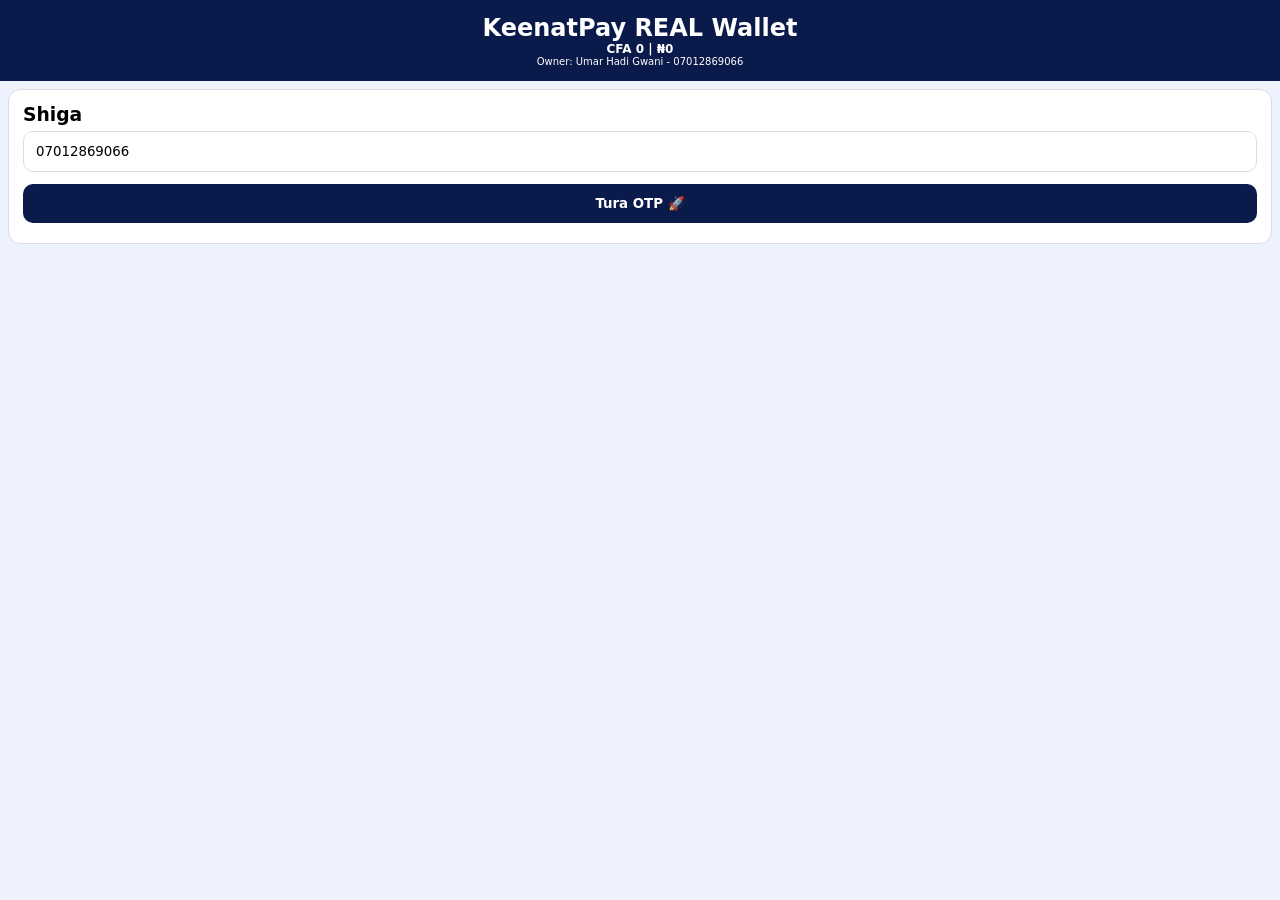
<file: Index.html>
<!DOCTYPE html><html><head><meta charset="utf-8"><meta name="viewport" content="width=device-width,initial-scale=1"><title>KeenatPay REAL</title><style>*{box-sizing:border-box;font-family:system-ui;margin:0;padding:0}body{background:#eef2ff}.h{background:#0a1a4a;color:#fff;padding:14px;text-align:center}.c{background:#fff;margin:8px;padding:14px;border-radius:12px;border:1px solid #ddd}input,select,button{width:100%;padding:12px;margin:6px 0;border-radius:10px;border:1px solid #ddd}button{background:#0a1a4a;color:#fff;font-weight:900;border:none}.tab{padding:8px 12px;background:#eef2ff;border-radius:20px;display:inline-block;margin:3px;font-size:12px;font-weight:800;cursor:pointer}.active{background:#0a1a4a;color:#fff!important;border:2px solid #00ff88}.hidden{display:none!important}.bal{background:linear-gradient(135deg,#0a1a4a,#3a6bff);color:#fff;text-align:center}.modal{position:fixed;inset:0;background:rgba(0,0,0,.85);z-index:99;display:flex;align-items:center;justify-content:center;padding:16px}</style></head><body>
<div class="h"><h2>KeenatPay REAL Wallet</h2><p id="balT" style="font-size:12px;font-weight:900">CFA 0 | ₦0</p><p style="font-size:10px">Owner: Umar Hadi Gwani - 07012869066</p></div>
<div id="login" class="c"><h3>Shiga</h3><input id="ph" value="07012869066" placeholder="Lambar waya"><button onclick="sO()">Tura OTP 🚀</button><div id="s2" class="hidden"><p>OTP: <b id="oD" style="background:#00ff88;padding:6px 10px;border-radius:10px"></b> - Test: 123456</p><input id="oI" placeholder="OTP"><button onclick="vO()">Tabbatar ✅</button></div><div id="s4" class="hidden"><input id="pS" type="password" placeholder="PIN 4" maxlength="4"><button onclick="fin()">Shiga KeenatPay REAL 🚀</button></div></div>
<div id="app" class="hidden">
<div class="c bal"><h2 id="bC">CFA 0</h2><h2 id="bN">₦0</h2><p id="uP" style="font-size:11px"></p></div>
<div class="c"><span class="tab active" onclick="tab('deposit',this)" style="background:#00c853;color:#000">💰 Deposit REAL</span><span class="tab" onclick="tab('convert',this)">💱 Convert 2.30</span><span class="tab" onclick="tab('ng',this)">🏦 NG Bank</span><span class="tab" onclick="tab('ne',this)">🇳🇪 Niger</span></div>
<div id="deposit" class="c" style="border:2px solid #00c853"><h3>💰 Saka Kudi - REAL MONEY</h3><div style="background:#0a1a4a;color:#fff;padding:10px;border-radius:8px;font-size:12px">Moniepoint: <b>07012869066</b><br>KeenatPay - Umar Hadi Gwani<br><small>Tura kudi a banki, sannan danna Deposit</small></div><input id="depN" type="number" placeholder="Naira Misali 5000"><button onclick="depN()" style="background:#00c853;color:#000">✅ Na Tura Naira - Add to Wallet</button><input id="depC" type="number" placeholder="CFA Misali 10000" style="margin-top:10px"><button onclick="depC()" style="background:#ff9800;color:#000">✅ Na Tura CFA - Add to Wallet</button></div>
<div id="convert" class="c hidden" style="border:2px solid #00c853"><h3>💱 Convert LIVE 1 CFA = 2.30 NGN</h3><label>CFA → NGN (95% zaka samu)</label><input id="fromC" type="number" value="10000" oninput="calcC()"><input id="toN" readonly style="font-weight:900;color:#00c853"><button onclick="doPay('Convert CFA→NGN')" style="background:#00c853;color:#000">Convert Yanzu - PIN 🔐</button><hr><label>NGN → CFA</label><input id="fromN" type="number" value="5000" oninput="calcN()"><input id="toC" readonly style="font-weight:900"><button onclick="doPay('Convert NGN→CFA')">Convert - PIN 🔐</button></div>
<div id="ng" class="c hidden"><h3>🏦 Transfer NG Bank</h3><select id="bNG"><option>PalmPay</option><option>Moniepoint</option><option>UBA</option><option>Access</option><option>Kuda</option></select><input id="aNG" placeholder="Account Number"><input id="amNG" type="number" placeholder="Amount ₦"><button onclick="doPay('NG Bank Transfer')">Tura Kudi - PIN 🔐</button></div>
<div id="ne" class="c hidden"><h3>🇳🇪 Transfer Niger</h3><select id="bNE"><option>Airtel Money Niger</option><option>Orange Money Niger</option></select><input id="aNE" placeholder="227..."><input id="amNE" type="number" placeholder="Amount CFA"><button onclick="doPay('Niger Transfer')">Tura CFA - PIN 🔐</button></div>
<div class="c"><h3>📜 History</h3><div id="hist" style="background:#f5f7ff;padding:8px;border-radius:8px;font-size:12px">Babu transaction</div><button onclick="location.reload()" style="background:#dc3545;margin-top:8px">Logout</button></div>
</div>
<div id="pinM" class="hidden modal"><div class="c" style="width:90%"><h3 id="pinTitle">🔐 Saka PIN</h3><input id="pV" type="password" placeholder="****" maxlength="4"><p id="pE" style="color:red;display:none"></p><button onclick="cP2()">Tabbatar PIN ✅</button><button style="background:#ccc;color:#000" onclick="closeM()">Soke ❌</button></div></div>
<script>
let gO='',u='',bC=0,bN=0,pend='',hist=[];
function load(){try{let d=JSON.parse(localStorage.getItem('kp_real_'+(u||'07012869066'))||'{}');bC=d.bC||0;bN=d.bN||0;hist=d.hist||[];}catch(e){}}
function save(){localStorage.setItem('kp_real_'+u,JSON.stringify({bC:bC,bN:bN,hist:hist}));}
function sO(){u=document.getElementById('ph').value||'07012869066';gO=Math.floor(100000+Math.random()*900000)+'';document.getElementById('oD').innerText=gO;document.getElementById('s2').classList.remove('hidden');load();}
function vO(){let v=document.getElementById('oI').value;if(v!==gO&&v!=='123456')return alert('OTP ba daidai ba! Daidai: '+gO+' ko 123456');document.getElementById('s4').classList.remove('hidden');}
function fin(){let p=document.getElementById('pS').value;if(p.length<4)return alert('Saka PIN 4');localStorage.setItem('pin_'+u,p);document.getElementById('login').classList.add('hidden');document.getElementById('app').classList.remove('hidden');document.getElementById('uP').innerText=u+' | KeenatPay REAL - Umar Hadi Gwani';load();calcC();calcN();upd();}
function tab(id,el){['deposit','convert','ng','ne'].forEach(x=>document.getElementById(x).classList.add('hidden'));document.getElementById(id).classList.remove('hidden');document.querySelectorAll('.tab').forEach(t=>t.classList.remove('active'));el.classList.add('active');}
function calcC(){let c=parseFloat(document.getElementById('fromC').value)||0;document.getElementById('toN').value=((c*2.30)*0.95).toFixed(2)+' NGN';}
function calcN(){let n=parseFloat(document.getElementById('fromN').value)||0;document.getElementById('toC').value=((n/2.30)*0.95).toFixed(0)+' CFA';}
function depN(){let a=parseFloat(document.getElementById('depN').value)||0;if(a<100)return alert('Min 100');bN+=a;hist.unshift('✅ DEPOSIT REAL ₦'+a.toLocaleString()+' - '+new Date().toLocaleTimeString());save();upd();alert('REAL: ₦'+a+' ya shiga Wallet! Balance: ₦'+bN);document.getElementById('depN').value='';}
function depC(){let a=parseFloat(document.getElementById('depC').value)||0;if(a<100)return alert('Min 100');bC+=a;hist.unshift('✅ DEPOSIT REAL CFA '+a.toLocaleString()+' - '+new Date().toLocaleTimeString());save();upd();alert('REAL: CFA '+a+' ya shiga! Balance CFA '+bC);document.getElementById('depC').value='';}
function doPay(t){pend=t;document.getElementById('pinM').classList.remove('hidden');document.getElementById('pinTitle').innerText='🔐 PIN - '+t;document.getElementById('pV').value='';document.getElementById('pE').style.display='none';}
function closeM(){document.getElementById('pinM').classList.add('hidden');}
function cP2(){let p=document.getElementById('pV').value,s=localStorage.getItem('pin_'+u)||'1234';if(p!==s){document.getElementById('pE').style.display='block';document.getElementById('pE').innerText='PIN ba daidai ba!';return;}closeM();
if(pend.includes('CFA→NGN')){let c=parseFloat(document.getElementById('fromC').value)||0,n=parseFloat(document.getElementById('toN').value)||0;if(c>bC)return alert('CFA bai isa ba! Kana da CFA '+bC);bC-=c;bN+=n;hist.unshift('✅ CONVERT '+c+' CFA → ₦'+n+' - '+new Date().toLocaleTimeString());}
else if(pend.includes('NGN→CFA')){let n=parseFloat(document.getElementById('fromN').value)||0,c=parseFloat(document.getElementById('toC').value)||0;if(n>bN)return alert('₦ bai isa ba! Kana da ₦'+bN);bN-=n;bC+=c;hist.unshift('✅ CONVERT ₦'+n+' → '+c+' CFA - '+new Date().toLocaleTimeString());}
else if(pend.includes('NG')){let a=parseFloat(document.getElementById('amNG').value)||0;if(a>bN)return alert('₦ bai isa ba! ₦'+bN);bN-=a;hist.unshift('✅ '+pend+' ₦'+a+' - '+new Date().toLocaleTimeString());}
else{let a=parseFloat(document.getElementById('amNE').value)||0;if(a>bC)return alert('CFA bai isa ba! CFA '+bC);bC-=a;hist.unshift('✅ '+pend+' CFA '+a+' - '+new Date().toLocaleTimeString());}
save();upd();alert('SUCCESS! '+pend+' ya tafi!');}
function upd(){document.getElementById('bC').innerText='CFA '+bC.toLocaleString();document.getElementById('bN').innerText='₦'+bN.toLocaleString();document.getElementById('balT').innerText='CFA '+bC.toLocaleString()+' | ₦'+bN.toLocaleString();document.getElementById('hist').innerHTML=hist.join('<br>')||'Babu transaction - Real';save();}
calcC();calcN();
</script></body></html>
</file>
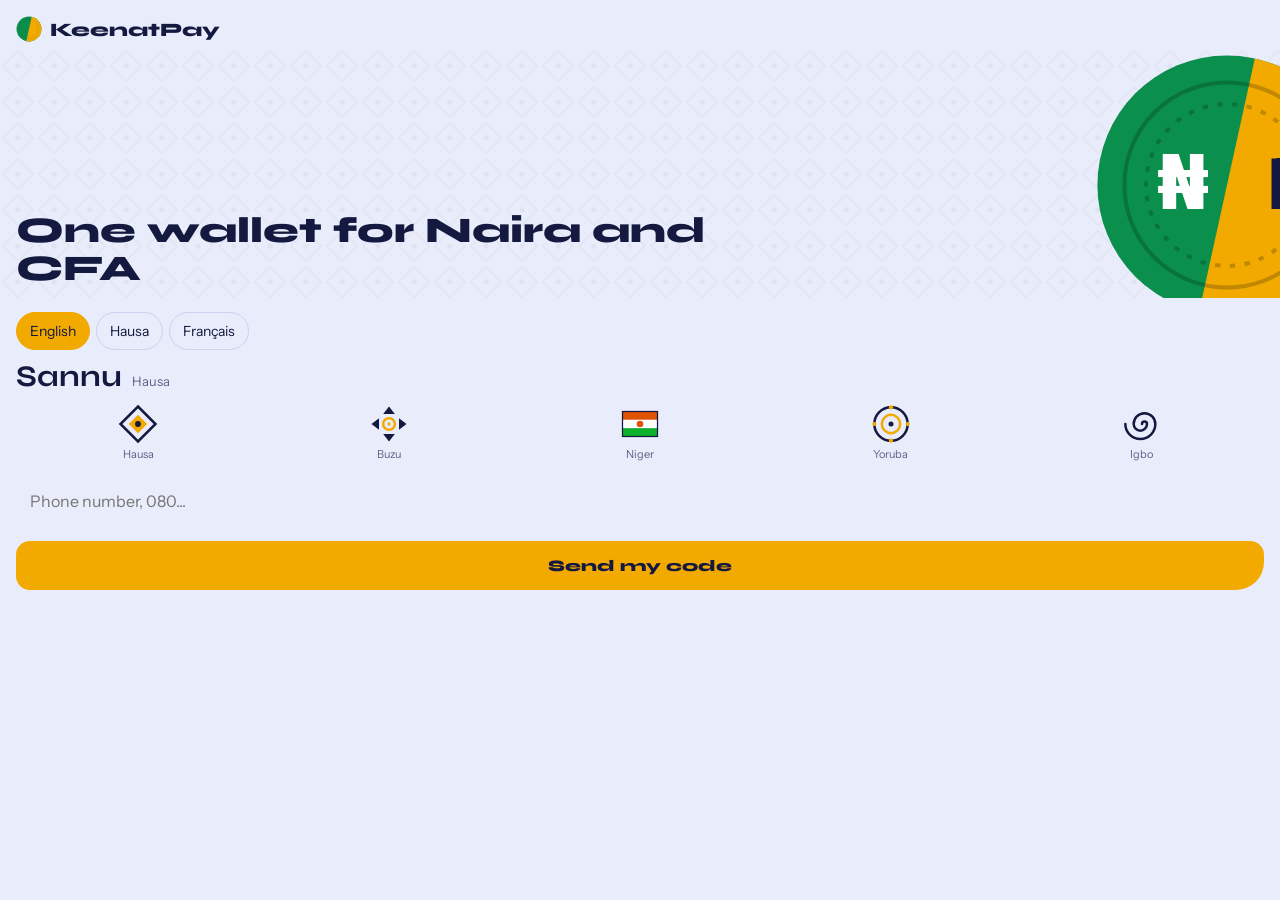
<file: KeenatPay (4).html>
<!DOCTYPE html>
<html lang="en">
<head>
<meta charset="utf-8">
<meta name="viewport" content="width=device-width, initial-scale=1, viewport-fit=cover">
<title>KeenatPay</title>
<link rel="stylesheet" href="https://fonts.googleapis.com/css2?family=Syne:wght@700;800&family=Instrument+Sans:wght@400;600&display=swap">
<style>
:root{box-sizing:border-box;padding-top:env(safe-area-inset-top,0px);padding-bottom:env(safe-area-inset-bottom,0px);--bg:#e9ecfa;--sf:#fff;--tx:#14193f;--mu:#5d6288;--ln:#cdd2ee;--ng:#0b8f4d;--cf:#f2a900;--er:#c0392b}
@media(prefers-color-scheme:dark){:root:not([data-theme="light"]){--bg:#0d1131;--sf:#171c4a;--tx:#f4efe0;--mu:#a3a8d6;--ln:#2b3170;--ng:#2fd081;--cf:#ffbf3c;--er:#ff7a6b}}
:root[data-theme="dark"]{--bg:#0d1131;--sf:#171c4a;--tx:#f4efe0;--mu:#a3a8d6;--ln:#2b3170;--ng:#2fd081;--cf:#ffbf3c;--er:#ff7a6b}
*{box-sizing:border-box;margin:0;font-family:'Instrument Sans',system-ui,-apple-system,sans-serif}
html{scroll-padding-top:env(safe-area-inset-top,0px)}
body{background:var(--bg);color:var(--tx);min-height:100vh;padding:16px 16px 100px;overflow-x:hidden}
h1,h2,h3,.sy{font-family:'Syne',system-ui,sans-serif;font-weight:800}
.mark{display:flex;align-items:center;gap:8px;font-size:19px}.mark svg{width:26px;height:26px}
.a{fill:var(--ng)}.b{fill:var(--cf)}
.hero{position:relative;height:250px;overflow:hidden;margin:6px -16px 14px;padding:0 16px}
.coin{position:absolute;right:-82px;top:2px;width:270px;height:270px;transition:transform 1s cubic-bezier(.3,.7,.2,1)}
.bals{position:absolute;left:16px;bottom:18px;max-width:62%}
.bals small{color:var(--mu);font-size:13px;display:block;margin-bottom:8px}
.bals .sy{font-size:27px;line-height:1.15;display:flex;align-items:center;gap:8px;margin-top:6px}
.dot{width:12px;height:12px;border-radius:50%;flex:none}.dot.a{background:var(--ng)}.dot.b{background:var(--cf)}
.tiles{display:grid;grid-template-columns:1fr 1fr;gap:10px}
.tl{text-align:left;color:var(--tx);background:var(--sf);border:1px solid var(--ln);border-left:7px solid var(--ng);border-radius:10px 26px 10px 26px;padding:14px;font-size:15px;cursor:pointer;display:block;width:100%}
.tl b{display:block;font-family:'Syne',sans-serif;font-size:17px;margin:6px 0 2px}.tl small{color:var(--mu);font-size:12px;line-height:1.3;display:block}.tl i{font-style:normal;font-size:24px}
.tl.w{grid-column:span 2;border-left-color:var(--cf);border-radius:26px 10px 26px 10px}
.tl:active{transform:scale(.98)}
h3{font-size:20px;margin:22px 0 8px}
.lr{display:flex;gap:10px;align-items:flex-start;padding:9px 0;border-bottom:1px solid var(--ln);font-size:13px;line-height:1.4}.lr .dot{margin-top:4px;width:9px;height:9px}
.mu{color:var(--mu);font-size:13px;line-height:1.45}
input,select{width:100%;padding:14px;margin:6px 0;border-radius:12px;border:0;background:var(--bg);color:var(--tx);font-size:16px}
input:focus-visible,select:focus-visible,button:focus-visible{outline:3px solid var(--cf);outline-offset:2px}
.go{width:100%;padding:15px;margin-top:10px;border:0;border-radius:14px 14px 28px 14px;background:var(--cf);color:#14193f;font:800 16px 'Syne',sans-serif;cursor:pointer}
.ghost{background:none;border:1px solid var(--ln);color:var(--tx);border-radius:12px;padding:12px;width:100%;margin-top:16px;font-size:14px;cursor:pointer}
.hide{display:none!important}
.big{font-size:36px;line-height:1.05;margin:18px 0 10px}
.chips{display:flex;flex-wrap:wrap;gap:6px;margin:8px 0}.chips button{border:1px solid var(--ln);background:var(--bg);color:var(--tx);border-radius:20px;padding:9px 13px;font-size:14px;cursor:pointer}
.av{width:88px;height:88px;border-radius:50%;background:var(--cf);color:#14193f;font-size:30px;display:flex;align-items:center;justify-content:center;margin:10px auto;box-shadow:0 0 0 5px var(--ng)}
.rail{display:flex;gap:10px;overflow-x:auto;margin:0 -16px;padding:4px 16px 10px;scroll-snap-type:x mandatory}
.sp{flex:none;width:156px;scroll-snap-align:start;background:var(--sf);border:1px solid var(--ln);border-top:6px solid var(--cf);border-radius:22px 8px 22px 8px;padding:12px;text-align:left;color:var(--tx);cursor:pointer}
.sp:nth-child(even){border-top-color:var(--ng)}.sp i{font-size:26px;font-style:normal}.sp b{display:block;font-family:'Syne',sans-serif;font-size:15px;margin:6px 0 2px}.sp small{color:var(--mu);font-size:12px;display:block}.sp em{font-style:normal;font-size:11px;color:var(--ng);font-weight:600}
:root{--band:url("data:image/svg+xml,%3Csvg xmlns='http://www.w3.org/2000/svg' width='40' height='10'%3E%3Cpath d='M10 0l5 5-5 5-5-5z' fill='%23f2a900'/%3E%3Cpath d='M30 0l5 5-5 5-5-5z' fill='%230b8f4d'/%3E%3Ccircle cx='20' cy='5' r='2' fill='%23e05206'/%3E%3Ccircle cx='0' cy='5' r='2' fill='%23e05206'/%3E%3C/svg%3E");--pat:url("data:image/svg+xml,%3Csvg xmlns='http://www.w3.org/2000/svg' width='36' height='36'%3E%3Cpath d='M18 3l15 15-15 15L3 18z' fill='none' stroke='%23999' stroke-width='1.5'/%3E%3Ccircle cx='18' cy='18' r='2.5' fill='%23999'/%3E%3C/svg%3E")}
.pt::after{content:'';display:block;height:10px;margin-top:8px;background:var(--band) repeat-x}
#sh::before{content:'';display:block;height:10px;margin:-6px 0 12px;background:var(--band) repeat-x}
.hero::before{content:'';position:absolute;inset:0;background:var(--pat);opacity:.1;pointer-events:none}
.gr{display:flex;align-items:baseline;gap:10px;margin:2px 0 10px}.gr b{font-family:'Syne',sans-serif;font-size:30px}.gr span{color:var(--mu);font-size:13px}
.cs{display:flex;gap:6px;margin:10px 0}.cs div{flex:1;text-align:center;font-size:11px;color:var(--mu)}
.mo{width:40px;height:40px;display:block;margin:0 auto 3px;color:var(--tx)}.sp .mo{margin:0 0 6px}
.bug{position:absolute;right:12px;bottom:12px;display:flex;align-items:center;gap:5px;font:800 12px 'Syne',sans-serif;background:rgba(0,0,0,.4);padding:4px 9px 4px 5px;border-radius:14px}.bug svg{width:18px;height:18px}
.tvs b,.tvs small{display:block;max-width:66%}.tvs i svg{width:104px;height:84px}
.back{background:none;border:0;color:var(--tx);font-size:15px;padding:6px 0;cursor:pointer}
.tvs{position:relative;aspect-ratio:16/10;border-radius:20px;overflow:hidden;display:flex;flex-direction:column;justify-content:flex-end;padding:14px;color:#fff;border:3px solid var(--tx);text-align:left}
.tvs i{position:absolute;right:14px;top:12px;font-size:64px;font-style:normal}.tvs b{font-family:'Syne',sans-serif;font-size:22px}.tvs small{opacity:.9;font-size:13px}
.live{position:absolute;left:12px;top:12px;background:#e53935;color:#fff;font-size:11px;font-weight:700;padding:4px 8px;border-radius:6px}.live::before{content:'● '}
.bar{position:absolute;left:0;bottom:0;height:4px;background:var(--cf);animation:bar 4s linear forwards}
@keyframes bar{from{width:0}to{width:100%}}
@media(prefers-reduced-motion:reduce){.bar{animation:none;width:100%}}
.tvm{display:block;width:100%;margin:4px 0 14px;padding:0;border:0;background:none;cursor:pointer}
.lc{display:flex;gap:12px;width:100%;text-align:left;padding:12px;margin:8px 0;background:var(--sf);border:1px solid var(--ln);border-left:6px solid var(--ng);border-radius:8px 22px 8px 22px;color:var(--tx);cursor:pointer}
.lc i{font-size:30px;font-style:normal}.lc b{display:block;font-size:15px}.lc small{color:var(--mu);font-size:12px;display:block}.lc .pr{display:block;font-family:'Syne',sans-serif;font-weight:800;margin-top:4px}.lc em{font-style:normal;font-size:11px;color:var(--ng);font-weight:600}
.chips button.on{background:var(--cf);color:#14193f;border-color:var(--cf)}
.pt{font-size:28px;margin:18px 0 4px}
#nav{position:fixed;left:0;right:0;bottom:0;display:flex;background:var(--sf);border-top:1px solid var(--ln);padding:6px 8px calc(6px + env(safe-area-inset-bottom,0px));z-index:10}
#nav button{flex:1;background:none;border:0;color:var(--mu);font-size:12px;padding:8px 0;cursor:pointer;display:flex;flex-direction:column;align-items:center;gap:2px}
#nav button span{font-size:20px}#nav button.on{color:var(--tx);font-weight:600;box-shadow:inset 0 3px 0 var(--cf)}
#bk{position:fixed;inset:0;background:rgba(5,8,30,.6);opacity:0;pointer-events:none;transition:opacity .25s;z-index:20}
#sh{position:fixed;left:0;right:0;bottom:0;max-height:88vh;overflow:auto;background:var(--sf);border-top:4px solid var(--cf);border-radius:30px 30px 0 0;padding:20px 18px calc(24px + env(safe-area-inset-bottom,0px));transform:translateY(105%);transition:transform .35s cubic-bezier(.2,.8,.2,1);z-index:30}
.open #bk{opacity:1;pointer-events:auto}.open #sh{transform:none}
#sh h3{margin-top:0}.cl{position:absolute;right:14px;top:14px;width:36px;height:36px;border-radius:50%;border:0;background:var(--bg);color:var(--tx);font-size:16px;cursor:pointer}
#t{position:fixed;left:50%;top:calc(14px + env(safe-area-inset-top,0px));transform:translateX(-50%);background:var(--tx);color:var(--bg);padding:10px 18px;border-radius:20px;font-weight:600;font-size:14px;z-index:40;max-width:90%;text-align:center}
#t.e{background:var(--er);color:#fff}
@media(prefers-reduced-motion:reduce){*{transition:none!important}}
</style>
</head>
<body>
<div class="mark sy"><svg viewBox="0 0 200 200"><use href="#cn"/></svg>KeenatPay</div>

<svg width="0" height="0" style="position:absolute"><defs><symbol id="m-ha" viewBox="0 0 48 48"><path d="M24 3L45 24 24 45 3 24Z" fill="none" stroke="currentColor" stroke-width="3"/><path d="M24 13L35 24 24 35 13 24Z" fill="#f2a900"/><circle cx="24" cy="24" r="3.5" fill="#14193f"/></symbol>
<symbol id="m-bz" viewBox="0 0 48 48"><path d="M24 3l7 9H17zM24 45l-7-9h14zM3 24l9-7v14zM45 24l-9 7V17z" fill="currentColor"/><circle cx="24" cy="24" r="7" fill="none" stroke="#f2a900" stroke-width="3"/><circle cx="24" cy="24" r="2" fill="#f2a900"/></symbol>
<symbol id="m-ne" viewBox="0 0 48 48"><rect x="3" y="9" width="42" height="10" fill="#e05206"/><rect x="3" y="19" width="42" height="10" fill="#fff"/><rect x="3" y="29" width="42" height="10" fill="#0db02b"/><circle cx="24" cy="24" r="4" fill="#e05206"/><rect x="3" y="9" width="42" height="30" fill="none" stroke="currentColor" stroke-width="1.5"/></symbol>
<symbol id="m-yo" viewBox="0 0 48 48"><circle cx="24" cy="24" r="20" fill="none" stroke="currentColor" stroke-width="3"/><circle cx="24" cy="24" r="11" fill="none" stroke="#f2a900" stroke-width="3"/><circle cx="24" cy="24" r="3" fill="currentColor"/><circle cx="24" cy="4" r="2.5" fill="#f2a900"/><circle cx="24" cy="44" r="2.5" fill="#f2a900"/><circle cx="4" cy="24" r="2.5" fill="#f2a900"/><circle cx="44" cy="24" r="2.5" fill="#f2a900"/></symbol>
<symbol id="m-ig" viewBox="0 0 48 48"><path d="M24 24a3 3 0 1 1 6 0a8 8 0 1 1-16 0a13 13 0 1 1 26 0a18 18 0 1 1-36 0" fill="none" stroke="currentColor" stroke-width="3" stroke-linecap="round"/></symbol>
<clipPath id="cp"><circle cx="100" cy="100" r="96"/></clipPath>
<g id="cn"><g clip-path="url(#cp)"><rect width="200" height="200" class="a"/><path d="M122 0L78 200H200V0Z" class="b"/><circle cx="100" cy="100" r="76" fill="none" stroke="rgba(0,0,0,.2)" stroke-width="3"/><circle cx="100" cy="100" r="60" fill="none" stroke="rgba(0,0,0,.2)" stroke-width="3" stroke-dasharray="4 7"/></g></g></defs></svg>

<div id="login">
  <div class="hero"><svg class="coin" viewBox="0 0 200 200"><use href="#cn"/><text x="48" y="118" font-family="Syne,sans-serif" font-weight="800" font-size="56" fill="#fff">₦</text><text x="130" y="118" font-family="Syne,sans-serif" font-weight="800" font-size="52" fill="#14193f">F</text></svg>
    <h1 class="big" style="position:absolute;left:16px;bottom:10px;max-width:58%;margin:0">One wallet for Naira and CFA</h1></div>
  <div class="chips" style="margin:0 0 8px"><button data-lg="en">English</button><button data-lg="ha">Hausa</button><button data-lg="fr">Français</button></div>
  <div class="gr"><b class="grt">Sannu</b><span class="grs">Hausa</span></div>
  <div class="cs"><div><svg class="mo"><use href="#m-ha"/></svg>Hausa</div><div><svg class="mo"><use href="#m-bz"/></svg>Buzu</div><div><svg class="mo"><use href="#m-ne"/></svg>Niger</div><div><svg class="mo"><use href="#m-yo"/></svg>Yoruba</div><div><svg class="mo"><use href="#m-ig"/></svg>Igbo</div></div>
  <div id="s1"><input id="ph" type="tel" inputmode="numeric" maxlength="11" placeholder="Phone number, 080..."><button class="go" id="b1">Send my code</button></div>
  <div id="s2" class="hide">
    <p class="mu" id="cn2"></p>
    <input id="otp" inputmode="numeric" maxlength="6" placeholder="6-digit code">
    <input id="pin" type="password" inputmode="numeric" maxlength="4" placeholder="4-digit PIN">
    <button class="go" id="b2">Log in</button>
    <p class="mu" style="margin-top:8px">First time here? The PIN you enter now becomes your PIN. Demo mode uses fake money.</p>
  </div>
  <div id="s3" class="hide">
    <h3 style="margin:6px 0">Verify your identity</h3>
    <p class="mu">Your NIN keeps your wallet safe and follows financial rules. We never show your full NIN.</p>
    <input id="nin" type="tel" inputmode="numeric" maxlength="11" placeholder="11-digit NIN" autocomplete="off">
    <label class="mu" style="display:flex;gap:8px;align-items:flex-start;margin:8px 0"><input id="cons" type="checkbox" style="width:22px;height:22px;margin:0;flex:none">I agree that KeenatPay may verify my NIN.</label>
    <button class="go" id="b3">Verify and open wallet</button>
    <p class="mu" style="margin-top:8px">Demo only: no real NIN check happens yet.</p>
  </div>
</div>

<div id="app" class="hide">
 <div class="pg" id="p1">
  <div class="hero"><svg class="coin" id="coin" viewBox="0 0 200 200"><use href="#cn"/><text x="48" y="118" font-family="Syne,sans-serif" font-weight="800" font-size="56" fill="#fff">₦</text><text x="130" y="118" font-family="Syne,sans-serif" font-weight="800" font-size="52" fill="#14193f">F</text></svg>
    <div class="bals"><small id="who"></small><div class="sy"><i class="dot a"></i><span id="bn">₦0</span></div><div class="sy"><i class="dot b"></i><span id="bc">CFA 0</span></div></div></div>
  <div class="gr"><b class="grt">Sannu</b><span class="grs">Hausa</span></div>
  <button class="tvm" id="tvm" aria-label="KeenatTV"></button>
  <div class="tiles">
    <button class="tl" data-o="g"><i>📶</i><b>Data</b><small>All networks</small></button>
    <button class="tl" data-o="a"><i>📞</i><b>Airtime</b><small>Top up any number</small></button>
    <button class="tl w" data-o="d"><i>💚</i><b>Add money</b><small>Deposit in Naira</small></button>
  </div>
  <h3>Pay bills</h3>
  <div class="tiles">
    <button class="tl" data-o="tv"><i>📺</i><b>Cable TV</b><small>DStv, GOtv, StarTimes</small></button>
    <button class="tl" data-o="el"><i>⚡</i><b>Electricity</b><small>Prepaid and postpaid</small></button>
    <button class="tl w" data-o="mb"><i>🧾</i><b>More bills</b><small>Internet, water and exam pins</small></button>
  </div>
  <h3>Ledger</h3><div id="h"></div>

 </div>
 <div class="pg hide" id="p2">
  <h2 class="pt">Money</h2><p class="mu" id="mini"></p>
  <div class="tiles" style="margin-top:12px">
    <button class="tl" data-o="c"><i>💱</i><b>Swap</b><small>Naira and CFA</small></button>
    <button class="tl" data-o="ng"><i>🇳🇬</i><b>Send to Nigeria</b><small>Pay any Nigerian bank account</small></button>
    <button class="tl w" data-o="n"><i>🇳🇪</i><b>Send to Niger</b><small>Pay family and traders in CFA</small></button>
  </div>
 </div>
 <div class="pg hide" id="p3">
  <h2 class="pt">Explore markets</h2>
  <svg viewBox="0 0 120 120" width="110" height="110" style="display:block;margin:8px auto"><g fill="none" stroke="var(--cf)" stroke-width="3"><circle cx="60" cy="60" r="54"/><ellipse cx="60" cy="60" rx="24" ry="54" stroke="var(--ng)"/><path d="M6 60h108M16 34h88M16 86h88" stroke-width="2"/></g></svg>
  <div class="tiles"><button class="tl" data-x="local"><i>🏪</i><b>Local businesses</b></button><button class="tl" data-x="big"><i>🏢</i><b>Big businesses</b></button></div>
  <div id="xl"></div>
  <p class="mu" style="margin-top:14px">Food and snacks, coming soon</p>
  <div class="chips"><button data-x="food">🌯 Shawarma</button><button data-x="food">🍕 Pizza</button><button data-x="food">🍔 Burger</button><button data-x="food">🍿 Snacks</button><button data-x="food">🥤 Drinks</button><button data-x="food">🧁 Cakes</button><button data-x="food">🍢 Suya</button><button data-x="food">🍲 Tuwo</button><button data-x="food">🍛 Jollof</button><button data-x="food">🥘 Amala</button><button data-x="food">🥗 Abacha</button><button data-x="food">🍵 Atay</button></div>
 
  <h3>Cultures of our market</h3>
  <p class="mu">Tap a culture to explore</p>
  <div class="rail"><button class="sp" data-cu="ha"><svg class="mo"><use href="#m-ha"/></svg><b>Hausa</b><small>Kano, indigo, durbar</small></button><button class="sp" data-cu="bz"><svg class="mo"><use href="#m-bz"/></svg><b>Buzu</b><small>Agadez, tagelmust, atay</small></button><button class="sp" data-cu="ne"><svg class="mo"><use href="#m-ne"/></svg><b>Niger</b><small>Niamey, Zarma, Maradi</small></button><button class="sp" data-cu="yo"><svg class="mo"><use href="#m-yo"/></svg><b>Yoruba</b><small>Adire, aso oke, amala</small></button><button class="sp" data-cu="ig"><svg class="mo"><use href="#m-ig"/></svg><b>Igbo</b><small>Uli art, akwete, abacha</small></button></div><div id="cx"></div>
  <h3>Marketplace</h3>
  <div class="tiles">
    <button class="tl" data-s="p5"><i>🏡</i><b>Real estate</b><small>Houses, land and shops</small></button>
    <button class="tl" data-s="p6"><i>🚗</i><b>Cars</b><small>Cars, buses and bikes</small></button>
    <button class="tl w" data-s="p7"><i>📺</i><b>KeenatTV</b><small>Live ads</small></button>
  </div>
  <h3>Spotlight: next generation</h3>
  <p class="mu">Sample picks for young buyers. Your business could be here.</p>
  <div class="rail"><button class="sp" data-x="sp"><i>🍔</i><b>Campus Bites</b><small>Student favourite</small><em>Sample</em></button><button class="sp" data-x="sp"><i>👟</i><b>Street Style Corner</b><small>Fashion and thrift</small><em>Sample</em></button><button class="sp" data-x="sp"><i>🎧</i><b>Creator Hub</b><small>Gadgets for creators</small><em>Sample</em></button><button class="sp" data-x="sp"><i>🧁</i><b>Sweet Spot Bakes</b><small>Cakes and pastries</small><em>Sample</em></button><button class="sp" data-x="sp"><i>💻</i><b>Code &amp; Print</b><small>Tech and printing</small><em>Sample</em></button></div>
  <h3>Markets</h3>
  <p class="mu">Big markets we plan to bring online.</p>
  <div class="lr"><span>🛍️ Kurmi Market · Kano</span></div><div class="lr"><span>🛍️ Sabon Gari Market · Kano</span></div><div class="lr"><span>🛍️ Wuse Market · Abuja</span></div><div class="lr"><span>🛍️ Balogun Market · Lagos</span></div><div class="lr"><span>🛍️ Grand Marché · Niamey, Niger</span></div><div class="lr"><span>🛍️ Grand Marché · Maradi, Niger</span></div>
  <button class="go" data-x="list">List my business</button>
 </div>
 <div class="pg hide" id="p4">
  <h2 class="pt">Profile</h2>
  <div class="av sy" id="av">KP</div>
  <p class="mu" id="pv" style="text-align:center;margin-bottom:10px"></p>
  <input id="pn" maxlength="40" placeholder="Full name" autocomplete="name">
  <input id="pc" maxlength="40" placeholder="City">
  <input id="pe" type="email" placeholder="Email for receipts" autocomplete="email">
  <input id="pph" readonly aria-label="Phone number">
  <p class="mu">When real NIN checks go live, your name will come from your NIN and be locked.</p>
  <button class="go" id="ps">Save profile</button>
  <h3>Change PIN</h3>
  <input id="o1" type="password" inputmode="numeric" maxlength="4" placeholder="Old PIN">
  <input id="n1" type="password" inputmode="numeric" maxlength="4" placeholder="New PIN">
  <input id="n2" type="password" inputmode="numeric" maxlength="4" placeholder="Confirm new PIN">
  <button class="go" id="pcg">Change PIN</button>
  <h3>Language</h3>
  <div class="chips"><button data-lg="en">English</button><button data-lg="ha">Hausa</button><button data-lg="fr">Français</button></div>
  <h3>Appearance</h3>
  <div class="chips"><button data-th="">Auto</button><button data-th="light">Light</button><button data-th="dark">Dark</button></div>
  <button class="ghost" id="lo">Log out</button>
 </div>
 <div class="pg hide" id="p5"><button class="back" data-bk>← <span>Explore</span></button>
  <h2 class="pt">Real estate</h2><p class="mu">Houses, land and shops</p>
  <div class="chips" data-for="re"><button class="on" data-f="all">All</button><button data-f="sale">For sale</button><button data-f="rent">For rent</button><button data-f="land">Land</button></div>
  <div id="re"></div><button class="go" data-post>Post a listing</button></div>
 <div class="pg hide" id="p6"><button class="back" data-bk>← <span>Explore</span></button>
  <h2 class="pt">Cars</h2><p class="mu">Cars, buses and bikes</p>
  <div class="chips" data-for="cr"><button class="on" data-f="all">All</button><button data-f="used">Used</button><button data-f="new">New</button></div>
  <div id="cr"></div><button class="go" data-post>Post a listing</button></div>
 <div class="pg hide" id="p7"><button class="back" data-bk>← <span>Explore</span></button>
  <h2 class="pt">KeenatTV</h2><p class="mu">Live ads</p>
  <div id="tvb"></div>
  <div class="chips" style="justify-content:center;margin:12px 0"><button id="tvp" aria-label="Previous">⏮</button><button id="tvt" aria-label="Pause">⏸</button><button id="tvn" aria-label="Next">⏭</button></div>
  <p class="mu">Tip: use a clear, bright photo of the real item. Only upload photos you own or have permission to use.</p>
  <input type="file" id="tvf" accept="image/*" class="hide">
  <button class="go" id="tvu">Add a real photo to this ad</button><button class="ghost" id="tvr">Remove photo</button>
  <button class="go" data-post>Advertise on KeenatTV</button></div>
 <nav id="nav"><button class="on" data-n="0"><span>🏠</span>Home</button><button data-n="1"><span>💱</span>Money</button><button data-n="2"><span>🌍</span>Explore</button><button data-n="3"><span>👤</span>Profile</button></nav>
</div>

<div id="bk"></div><div id="sh"></div><div id="t" class="hide"></div>

<script>
const $=id=>document.getElementById(id);
const R=[
["One wallet for Naira and CFA","Wallet ɗaya na Naira da CFA","Un seul portefeuille pour le Naira et le CFA"],
["Send my code","Aika mini lamba","Envoyer mon code"],
["Phone number, 080...","Lambar waya, 080...","Numéro de téléphone, 080..."],
["6-digit code","Lambar lamba 6","Code à 6 chiffres"],
["4-digit PIN","PIN mai lamba 4","PIN à 4 chiffres"],
["Log in","Shiga","Se connecter"],
["First time here? The PIN you enter now becomes your PIN. Demo mode uses fake money.","Sabon shiga? PIN ɗin da ka shigar yanzu shi ne PIN ɗinka. Demo yana amfani da kuɗin bogi.","Première visite ? Le PIN saisi devient votre PIN. Le mode démo utilise de l'argent fictif."],
["Demo code:","Lambar demo:","Code démo :"],
["Verify your identity","Tabbatar da ainihin ka","Vérifiez votre identité"],
["Your NIN keeps your wallet safe and follows financial rules. We never show your full NIN.","NIN ɗinka yana kare wallet ɗinka kuma yana bin ƙa'idojin kuɗi. Ba ma nuna cikakken NIN ɗinka.","Votre NIN protège votre portefeuille et respecte la réglementation. Nous n'affichons jamais votre NIN complet."],
["11-digit NIN","NIN mai lamba 11","NIN à 11 chiffres"],
["I agree that KeenatPay may verify my NIN.","Na amince KeenatPay ta tabbatar da NIN dina.","J'accepte que KeenatPay vérifie mon NIN."],
["Verify and open wallet","Tabbatar ka buɗe wallet","Vérifier et ouvrir le portefeuille"],
["Demo only: no real NIN check happens yet.","Demo ne kawai: ba a yin ainihin binciken NIN tukuna.","Démo : aucune vraie vérification du NIN pour l'instant."],
["Home","Gida","Accueil"],["Money","Kuɗi","Argent"],["Explore","Bincika","Explorer"],["Profile","Profile","Profil"],
["All networks","Duk layukan sadarwa","Tous les réseaux"],["Airtime","Kati","Recharge"],
["Top up any number","Cika kati a kowace lamba","Recharger n'importe quel numéro"],
["Add money","Ƙara kuɗi","Ajouter de l'argent"],["Deposit in Naira","Ajiya a Naira","Dépôt en Naira"],
["Pay bills","Biyan kuɗin sabis","Payer les factures"],["Cable TV","Talabijin na kebul","TV par câble"],
["Electricity","Wutar lantarki","Électricité"],["Prepaid and postpaid","Prepaid da postpaid","Prépayé et postpayé"],
["More bills","Ƙarin biyan kuɗi","Autres factures"],
["Internet, water and exam pins","Intanet, ruwa da pin na jarrabawa","Internet, eau et codes d'examen"],
["Ledger","Tarihin ciniki","Historique"],
["Nothing here yet. Add money to start.","Babu komai tukuna. Ƙara kuɗi don farawa.","Rien ici pour l'instant. Ajoutez de l'argent pour commencer."],
["Swap","Canja","Échanger"],["Naira and CFA","Naira da CFA","Naira et CFA"],
["Send to Niger","Aika Nijar","Envoyer au Niger"],
["Pay family and traders in CFA","Biyan 'yan uwa da 'yan kasuwa a CFA","Payer famille et commerçants en CFA"],
["Send to Nigeria","Aika Najeriya","Envoyer au Nigeria"],
["Pay any Nigerian bank account","Aika zuwa kowane asusun banki a Najeriya","Payer n'importe quel compte bancaire nigérian"],
["Explore markets","Bincika kasuwanni","Explorer les marchés"],
["Local businesses","Kasuwancin gida","Commerces locaux"],["Big businesses","Manyan kasuwanci","Grandes entreprises"],
["Food and snacks, coming soon","Abinci da kayan ciye-ciye, nan ba da daɗewa ba","Repas et snacks, bientôt"],
["🍿 Snacks","🍿 Kayan ciye-ciye","🍿 Snacks"],["🥤 Drinks","🥤 Abin sha","🥤 Boissons"],["🧁 Cakes","🧁 Kek","🧁 Gâteaux"],
["Spotlight: next generation","Haske: sabon zamani","À la une : nouvelle génération"],
["Sample picks for young buyers. Your business could be here.","Samfurin zaɓi ga matasa masu saye. Kasuwancinka na iya kasancewa a nan.","Exemples pour les jeunes acheteurs. Votre entreprise pourrait être ici."],
["Sample","Samfuri","Exemple"],
["Student favourite","Abin da ɗalibai suka fi so","Favori des étudiants"],["Fashion and thrift","Kayan sawa da na gwanjo","Mode et friperie"],
["Gadgets for creators","Na'urori ga masu ƙirƙira","Gadgets pour créateurs"],["Cakes and pastries","Kek da kayan gasa","Gâteaux et pâtisseries"],
["Tech and printing","Fasaha da bugu","Tech et impression"],
["Markets","Kasuwanni","Marchés"],
["Big markets we plan to bring online.","Manyan kasuwannin da muke shirin kawowa kan layi.","Grands marchés que nous prévoyons de mettre en ligne."],
["List my business","Saka kasuwancina","Inscrire mon commerce"],
["coming soon","nan ba da daɗewa ba","bientôt"],["is coming soon","yana zuwa nan ba da daɗewa ba","arrive bientôt"],
["Shawarma stalls","Rumfunan shawarma","Stands de shawarma"],
["Local food: tuwo, suya, masa","Abincin gida: tuwo, suya, masa","Cuisine locale : tuwo, suya, masa"],
["Market traders","'Yan kasuwar kasuwa","Commerçants du marché"],
["Supermarkets and malls","Manyan shaguna da mall","Supermarchés et centres commerciaux"],
["Restaurant chains","Manyan gidajen abinci","Chaînes de restaurants"],["Pharmacies","Kantunan magani","Pharmacies"],
["Phones and electronics","Wayoyi da kayan lantarki","Téléphones et électronique"],
["Business listing opens soon. We will let you know.","Ana buɗe jerin kasuwanci nan ba da daɗewa ba. Za mu sanar da kai.","L'inscription des commerces ouvre bientôt. Nous vous préviendrons."],
["Sample listing. Real businesses are coming soon.","Samfurin jeri. Ainihin kasuwanci na zuwa nan ba da daɗewa ba.","Exemple. De vraies entreprises arrivent bientôt."],
["Full name","Cikakken suna","Nom complet"],["City","Birni","Ville"],
["Email for receipts","Email don rasit","E-mail pour les reçus"],
["When real NIN checks go live, your name will come from your NIN and be locked.","Idan an fara ainihin binciken NIN, sunanka zai fito daga NIN ɗinka kuma a kulle shi.","Quand les vraies vérifications NIN seront actives, votre nom viendra de votre NIN et sera verrouillé."],
["Save profile","Ajiye profile","Enregistrer le profil"],["Change PIN","Canja PIN","Changer le PIN"],
["Old PIN","PIN na da","Ancien PIN"],["New PIN","Sabon PIN","Nouveau PIN"],
["Confirm new PIN","Tabbatar da sabon PIN","Confirmer le nouveau PIN"],
["Language","Harshe","Langue"],["Appearance","Bayyanar","Apparence"],["Auto","Kai tsaye","Auto"],["Light","Haske","Clair"],["Dark","Duhu","Sombre"],
["Log out","Fita","Se déconnecter"],["Wallet","Wallet","Portefeuille"],
["Identity saved","An ajiye ainihi","Identité enregistrée"],["Identity not verified","Ba a tabbatar da ainihi ba","Identité non vérifiée"],
["Done","An gama","Terminé"],["Identity saved (demo)","An ajiye ainihi (demo)","Identité enregistrée (démo)"],
["for","akan","pour"],
["Amount in Naira (min ₦100)","Adadi a Naira (mafi ƙaranci ₦100)","Montant en Naira (min ₦100)"],
["₦5 service fee. The live app opens Paystack here; this demo adds test money.","Kuɗin aiki ₦5. App ɗin gaske yana buɗe Paystack a nan; wannan demo yana ƙara kuɗin gwaji.","Frais de service ₦5. L'application réelle ouvre Paystack ici ; cette démo ajoute de l'argent de test."],
["Swap currency","Canja kuɗi","Changer de devise"],["CFA to Naira","CFA zuwa Naira","CFA vers Naira"],["Naira to CFA","Naira zuwa CFA","Naira vers CFA"],
["Amount","Adadi","Montant"],
["1 CFA = ₦2.30. 5% swap fee.","1 CFA = ₦2.30. Kuɗin canji 5%.","1 CFA = ₦2.30. Frais d'échange 5 %."],
["Swap now","Canja yanzu","Échanger"],
["Buy data","Saya data","Acheter de la data"],["₦5 service fee.","Kuɗin aiki ₦5.","Frais de service ₦5."],
["Buy airtime","Sayi kati","Acheter une recharge"],
["Amount in Naira (₦50 to ₦50,000)","Adadi a Naira (₦50 zuwa ₦50,000)","Montant en Naira (₦50 à ₦50 000)"],
["Send airtime","Aika kati","Envoyer la recharge"],
["3% fee. Naira is taken from your wallet at ₦2.30 per CFA.","Kuɗi 3%. Ana cire Naira daga wallet ɗinka a ₦2.30 kowane CFA.","Frais 3 %. Les Naira sont prélevés sur votre portefeuille à ₦2.30 par CFA."],
["Niger number, 227XXXXXXXX","Lambar Nijar, 227XXXXXXXX","Numéro du Niger, 227XXXXXXXX"],
["CFA to send","CFA da za a aika","CFA à envoyer"],
["Account number (10 digits)","Lambar asusu (lamba 10)","Numéro de compte (10 chiffres)"],
["Amount in Naira (₦100 to ₦1,000,000)","Adadi a Naira (₦100 zuwa ₦1,000,000)","Montant en Naira (₦100 à ₦1 000 000)"],
["₦25 fee. The live app checks the account name before sending.","Kuɗi ₦25. App ɗin gaske yana tabbatar da sunan asusu kafin aikawa.","Frais ₦25. L'application réelle vérifie le nom du compte avant l'envoi."],
["Smartcard or IUC number","Lambar smartcard ko IUC","Numéro de carte ou IUC"],
["Amount in Naira (₦500 to ₦100,000)","Adadi a Naira (₦500 zuwa ₦100,000)","Montant en Naira (₦500 à ₦100 000)"],
["₦5 service fee. The live app checks the account name before you pay.","Kuɗin aiki ₦5. App ɗin gaske yana tabbatar da sunan asusu kafin ka biya.","Frais de service ₦5. L'application réelle vérifie le nom du compte avant le paiement."],
["Pay for TV","Biya talabijin","Payer la TV"],
["Prepaid meter","Mita ta prepaid","Compteur prépayé"],["Postpaid meter","Mita ta postpaid","Compteur postpayé"],
["Meter number","Lambar mita","Numéro de compteur"],
["Amount in Naira (min ₦500)","Adadi a Naira (mafi ƙaranci ₦500)","Montant en Naira (min ₦500)"],
["₦5 service fee. Prepaid meters get a token. Demo tokens are not real.","Kuɗin aiki ₦5. Mita ta prepaid tana samun token. Token ɗin demo ba na gaske ba ne.","Frais de service ₦5. Les compteurs prépayés reçoivent un jeton. Les jetons démo sont fictifs."],
["Pay electricity","Biya wutar lantarki","Payer l'électricité"],
["Internet (Smile, Spectranet)","Intanet (Smile, Spectranet)",""],["Water bill","Kuɗin ruwa","Facture d'eau"],
["Exam pin (WAEC, JAMB)","Pin na jarrabawa (WAEC, JAMB)","Code d'examen (WAEC, JAMB)"],
["Customer or account number","Lambar abokin ciniki ko asusu","Numéro client ou de compte"],
["Amount in Naira (₦100 to ₦200,000)","Adadi a Naira (₦100 zuwa ₦200,000)","Montant en Naira (₦100 à ₦200 000)"],
["Pay bill","Biya","Payer"],
["Not enough Naira. You need {x}.","Naira ɗinka bai isa ba. Kana buƙatar {x}.","Solde Naira insuffisant. Il vous faut {x}."],
["Minimum deposit is ₦100.","Mafi ƙarancin ajiya shi ne ₦100.","Le dépôt minimum est de ₦100."],
["Enter an amount.","Shigar da adadi.","Entrez un montant."],["Not enough CFA.","CFA ɗinka bai isa ba.","Solde CFA insuffisant."],
["Enter an 11-digit Nigerian number.","Shigar da lambar waya ta Najeriya mai lamba 11.","Entrez un numéro nigérian à 11 chiffres."],
["Enter ₦50 to ₦50,000.","Shigar da ₦50 zuwa ₦50,000.","Entrez de ₦50 à ₦50 000."],
["Use 227 followed by 8 digits.","Yi amfani da 227 sai lamba 8.","Utilisez 227 suivi de 8 chiffres."],
["Enter the 10 or 11 digit smartcard number.","Shigar da lambar smartcard mai lamba 10 ko 11.","Entrez le numéro de carte à 10 ou 11 chiffres."],
["Enter ₦500 to ₦100,000.","Shigar da ₦500 zuwa ₦100,000.","Entrez de ₦500 à ₦100 000."],
["Enter the 11 to 13 digit meter number.","Shigar da lambar mita mai lamba 11 zuwa 13.","Entrez le numéro de compteur à 11 à 13 chiffres."],
["Enter ₦500 to ₦500,000.","Shigar da ₦500 zuwa ₦500,000.","Entrez de ₦500 à ₦500 000."],
["Enter a valid account number (6 to 15 digits).","Shigar da lambar asusu daidai (lamba 6 zuwa 15).","Entrez un numéro de compte valide (6 à 15 chiffres)."],
["Enter ₦100 to ₦200,000.","Shigar da ₦100 zuwa ₦200,000.","Entrez de ₦100 à ₦200 000."],
["Enter a valid 10-digit account number.","Shigar da lambar asusu mai lamba 10 daidai.","Entrez un numéro de compte valide à 10 chiffres."],
["Enter ₦100 to ₦1,000,000.","Shigar da ₦100 zuwa ₦1,000,000.","Entrez de ₦100 à ₦1 000 000."],
["Enter your full name.","Shigar da cikakken sunanka.","Entrez votre nom complet."],
["Enter a valid email.","Shigar da email daidai.","Entrez un e-mail valide."],
["A PIN must be 4 digits.","PIN dole ya zama lamba 4.","Un PIN doit avoir 4 chiffres."],
["Old PIN is wrong.","PIN na da ba daidai ba ne.","L'ancien PIN est incorrect."],
["New PIN and confirmation do not match.","Sabon PIN bai yi daidai da tabbatarwa ba.","Le nouveau PIN et la confirmation ne correspondent pas."],
["Choose a PIN different from the old one.","Zaɓi PIN da ya bambanta da na da.","Choisissez un PIN différent de l'ancien."],
["Wrong PIN.","PIN ba daidai ba ne.","PIN incorrect."],
["Wrong code, or the PIN is not 4 digits.","Lambar ba daidai ba ce, ko PIN bai kai lamba 4 ba.","Code incorrect, ou le PIN n'a pas 4 chiffres."],
["Enter your 11-digit NIN.","Shigar da NIN ɗinka mai lamba 11.","Entrez votre NIN à 11 chiffres."],
["Please tick the consent box.","Da fatan a yi alamar amincewa.","Veuillez cocher la case de consentement."],
["Marketplace","Kasuwa","Marché"],["Real estate","Gidaje da filaye","Immobilier"],
["Houses, land and shops","Gidaje, filaye da shaguna","Maisons, terrains et boutiques"],
["Cars","Motoci","Voitures"],["Cars, buses and bikes","Motoci, bas da babura","Voitures, bus et motos"],
["Live ads","Tallace-tallace kai tsaye","Pubs en direct"],["Live","Kai tsaye","En direct"],
["All","Duka","Tout"],["For sale","Na siyarwa","À vendre"],["For rent","Na haya","À louer"],["Land","Fili","Terrain"],["Used","Na hannu","Occasion"],["New","Sabo","Neuf"],
["per year","a shekara","par an"],["Post a listing","Saka sanarwa","Publier une annonce"],
["Advertise on KeenatTV","Yi talla a KeenatTV","Faire de la pub sur KeenatTV"],["Sample ad","Tallan samfuri","Pub exemple"],
["Fresh shawarma","Shawarma mai zafi","Shawarma fraîche"],["Hot and fast","Mai zafi kuma da sauri","Chaud et rapide"],
["Plots for sale","Filaye na siyarwa","Terrains à vendre"],["Verified land","Fili tabbatacce","Terrain vérifié"],
["Cars for sale","Motoci na siyarwa","Voitures à vendre"],["Used and new","Na hannu da sabo","Occasion et neuf"],
["Data and airtime","Data da kati","Data et recharge"],["Top up in seconds","Cika cikin daƙiƙa","Rechargez en quelques secondes"],
["Your ad here","Tallanka a nan","Votre pub ici"],
["Cultures of our market","Al'adun kasuwarmu","Cultures de notre marché"],["Tap a culture to explore","Danna al'ada don bincika","Touchez une culture pour explorer"],
["Tip: use a clear, bright photo of the real item. Only upload photos you own or have permission to use.","Shawara: yi amfani da hoto mai haske na ainihin kayan. Ɗora hotunan da kake da haƙƙinsu ko izini kawai.","Conseil : utilisez une photo claire de l'article réel. Ne téléversez que des photos dont vous avez les droits ou l'autorisation."],
["Add a real photo to this ad","Ƙara hoto na gaske zuwa wannan talla","Ajouter une vraie photo à cette pub"],
["Remove photo","Cire hoto","Retirer la photo"],["Photo added","An ƙara hoto","Photo ajoutée"],["Photo removed","An cire hoto","Photo retirée"],
["Could not read the photo.","Ba a iya karanta hoton ba.","Impossible de lire la photo."]
];
const D={ha:{},fr:{}};R.forEach(r=>{D.ha[r[0]]=r[1];D.fr[r[0]]=r[2]});
let LG='en';try{LG=localStorage.getItem('kp_lg')||'en'}catch(e){}
const T=s=>(D[LG]&&D[LG][s])||s;
function tr(){const w=document.createTreeWalker(document.body,NodeFilter.SHOW_TEXT);
  for(let n;(n=w.nextNode());){const pt=n.parentNode.tagName;if(pt==='SCRIPT'||pt==='STYLE')continue;
    if(n.__o===undefined){const m=n.nodeValue.match(/^(\s*)([\s\S]*?)(\s*)$/);n.__p=m[1];n.__o=m[2];n.__s=m[3]}
    if(n.__o)n.nodeValue=n.__p+T(n.__o)+n.__s}
  document.querySelectorAll('[placeholder]').forEach(e=>{if(e.__ph===undefined)e.__ph=e.placeholder;e.placeholder=T(e.__ph)});
  document.documentElement.lang=LG}

const FEE=5,RATE=2.3,PL={1:['1GB',280],2:['2GB',550],3:['3GB',800],5:['5GB',1300]};
const NETS=[['MTN','MTN'],['GLO','GLO'],['AIRTEL','Airtel'],['9MOBILE','9mobile']];
const isNG=p=>/^0[789][01]\d{8}$/.test(p);
const N=n=>'₦'+(Math.round(n*100)/100).toLocaleString('en-NG');
let mem={users:{}},me=null,ph='',code='',deg=0,np=null;
const DB=()=>{try{return JSON.parse(localStorage.getItem('kp_v2'))||mem}catch(e){return mem}};
const SV=d=>{mem=d;try{localStorage.setItem('kp_v2',JSON.stringify(d))}catch(e){}};
function toast(m,e){const t=$('t');t.textContent=T(m);t.className=e?'e':'';clearTimeout(toast.i);toast.i=setTimeout(()=>t.className='hide',3000)}
const log=(u,s)=>{u.h.unshift(new Date().toLocaleString()+' · '+s);u.h.length=Math.min(u.h.length,50)};
const need=(u,t)=>{if(t>u.n)throw new Error(T('Not enough Naira. You need {x}.').replace('{x}',N(t)))};
const shut=()=>document.body.classList.remove('open');
function flip(){deg+=360;$('coin').style.transform='rotate('+deg+'deg)'}
function tx(fn,spin){const d=DB(),u=d.users[me];try{fn(u);SV(d);render();if(!$('p4').classList.contains('hide'))fillP();shut();toast('Done');if(spin)flip()}catch(x){toast(x.message,1)}}
function render(){const u=DB().users[me];if(!u)return;
  $('who').textContent=(u.name||T('Wallet')+' '+me)+(u.nin?' · NIN ••••'+u.nin:'');$('mini').textContent=N(u.n)+' · CFA '+u.c.toLocaleString();$('bn').textContent=N(u.n);$('bc').textContent='CFA '+u.c.toLocaleString();
  $('h').innerHTML=u.h.length?u.h.map(x=>'<div class="lr"><i class="dot '+(x.includes('CFA')?'b':'a')+'"></i><span>'+x.replace(/</g,'&lt;')+'</span></div>').join(''):'<p class="mu">'+T('Nothing here yet. Add money to start.')+'</p>';}
function show(on){$('login').classList.toggle('hide',on);$('app').classList.toggle('hide',!on);if(on){render();go(0)}}

const F={
 d:{t:'Add money',f:[['da','number','Amount in Naira (min ₦100)']],n:'₦5 service fee. The live app opens Paystack here; this demo adds test money.',b:'Add money',r:u=>{const a=Math.round(+$('da').value||0);if(a<100)throw new Error('Minimum deposit is ₦100.');u.n+=a;log(u,'Deposit '+N(a))}},
 c:{t:'Swap currency',f:[['cd','sel','',[['CFA','CFA to Naira'],['NGN','Naira to CFA']]],['ca','number','Amount']],n:'1 CFA = ₦2.30. 5% swap fee.',b:'Swap now',r:u=>{const a=+$('ca').value||0;if(a<=0)throw new Error('Enter an amount.');
   if($('cd').value==='CFA'){const c=Math.floor(a);if(c>u.c)throw new Error('Not enough CFA.');const n=c*RATE*.95;u.c-=c;u.n+=n;log(u,c+' CFA to '+N(n))}
   else{need(u,a);const c=Math.floor(a/RATE*.95);u.n-=a;u.c+=c;log(u,N(a)+' to '+c+' CFA')}},spin:1},
 g:{t:'Buy data',f:[['gn','sel','',NETS],['gp','tel','Phone number, 080...'],['gl','sel','',Object.keys(PL).map(k=>[k,PL[k][0]+' '+T('for')+' '+N(PL[k][1])])]],n:'₦5 service fee.',b:'Buy data',r:u=>{const p=$('gp').value.trim(),pl=PL[$('gl').value];if(!isNG(p))throw new Error('Enter an 11-digit Nigerian number.');need(u,pl[1]+FEE);u.n-=pl[1]+FEE;log(u,$('gn').value+' '+pl[0]+' to '+p+' for '+N(pl[1]+FEE))}},
 a:{t:'Buy airtime',f:[['an','sel','',NETS],['ap','tel','Phone number, 080...'],['aa','number','Amount in Naira (₦50 to ₦50,000)']],n:'₦5 service fee.',b:'Send airtime',r:u=>{const p=$('ap').value.trim(),a=Math.round(+$('aa').value||0);if(!isNG(p))throw new Error('Enter an 11-digit Nigerian number.');if(a<50||a>50000)throw new Error('Enter ₦50 to ₦50,000.');need(u,a+FEE);u.n-=a+FEE;log(u,$('an').value+' '+N(a)+' to '+p)}},
 n:{t:'Send to Niger',f:[['np','tel','Niger number, 227XXXXXXXX'],['nc','number','CFA to send']],n:'3% fee. Naira is taken from your wallet at ₦2.30 per CFA.',b:'Send to Niger',r:u=>{const p=$('np').value.trim(),c=Math.round(+$('nc').value||0);if(!/^227\d{8}$/.test(p))throw new Error('Use 227 followed by 8 digits.');if(c<1)throw new Error('Enter an amount.');const t=c*RATE*1.03;need(u,t);u.n-=t;log(u,c+' CFA to '+p+' for '+N(t))}},
 tv:{t:'Cable TV',f:[['tn','sel','',[['DStv','DStv'],['GOtv','GOtv'],['StarTimes','StarTimes']]],['tc','tel','Smartcard or IUC number'],['ta','number','Amount in Naira (₦500 to ₦100,000)']],n:'₦5 service fee. The live app checks the account name before you pay.',b:'Pay for TV',r:u=>{const c=$('tc').value.trim(),a=Math.round(+$('ta').value||0);if(!/^\d{10,11}$/.test(c))throw new Error('Enter the 10 or 11 digit smartcard number.');if(a<500||a>100000)throw new Error('Enter ₦500 to ₦100,000.');need(u,a+FEE);u.n-=a+FEE;log(u,'📺 '+$('tn').value+' '+N(a)+' · card ••••'+c.slice(-4))}},
 el:{t:'Electricity',f:[['ed','sel','',[['Abuja','Abuja (AEDC)'],['Eko','Eko (EKEDC)'],['Enugu','Enugu (EEDC)'],['Ibadan','Ibadan (IBEDC)'],['Ikeja','Ikeja (IKEDC)'],['Jos','Jos (JED)'],['Kaduna','Kaduna (KAEDCO)'],['Kano','Kano (KEDCO)'],['PortHarcourt','Port Harcourt (PHED)'],['Yola','Yola (YEDC)'],['Benin','Benin (BEDC)'],['Aba','Aba (APLE)']]],['et','sel','',[['Prepaid','Prepaid meter'],['Postpaid','Postpaid meter']]],['em','tel','Meter number'],['ea','number','Amount in Naira (min ₦500)']],n:'₦5 service fee. Prepaid meters get a token. Demo tokens are not real.',b:'Pay electricity',r:u=>{const m=$('em').value.trim(),a=Math.round(+$('ea').value||0);if(!/^\d{11,13}$/.test(m))throw new Error('Enter the 11 to 13 digit meter number.');if(a<500||a>500000)throw new Error('Enter ₦500 to ₦500,000.');need(u,a+FEE);u.n-=a+FEE;
   const tk=$('et').value==='Prepaid'?' · Demo token '+[1,2,3,4,5].map(()=>String(Math.floor(1000+Math.random()*9000))).join(' '):'';log(u,'⚡ '+$('ed').value+' '+$('et').value+' '+N(a)+' · meter ••••'+m.slice(-4)+tk)}},
 mb:{t:'More bills',f:[['mt','sel','',[['Internet','Internet (Smile, Spectranet)'],['Water','Water bill'],['Exam pin','Exam pin (WAEC, JAMB)']]],['mi','tel','Customer or account number'],['ma','number','Amount in Naira (₦100 to ₦200,000)']],n:'₦5 service fee.',b:'Pay bill',r:u=>{const i=$('mi').value.trim(),a=Math.round(+$('ma').value||0);if(!/^\d{6,15}$/.test(i))throw new Error('Enter a valid account number (6 to 15 digits).');if(a<100||a>200000)throw new Error('Enter ₦100 to ₦200,000.');need(u,a+FEE);u.n-=a+FEE;log(u,'🧾 '+$('mt').value+' '+N(a)+' · ref ••••'+i.slice(-4))}},
 ng:{t:'Send to Nigeria',f:[['gb','sel','',[['Access Bank','Access Bank'],['GTBank','GTBank'],['First Bank','First Bank'],['UBA','UBA'],['Zenith Bank','Zenith Bank'],['Opay','Opay'],['PalmPay','PalmPay'],['Kuda','Kuda'],['Moniepoint','Moniepoint']]],['gc','tel','Account number (10 digits)'],['gm','number','Amount in Naira (₦100 to ₦1,000,000)']],n:'₦25 fee. The live app checks the account name before sending.',b:'Send to Nigeria',r:u=>{const c=$('gc').value.trim(),a=Math.round(+$('gm').value||0);if(!/^\d{10}$/.test(c))throw new Error('Enter a valid 10-digit account number.');if(a<100||a>1000000)throw new Error('Enter ₦100 to ₦1,000,000.');need(u,a+25);u.n-=a+25;log(u,'🇳🇬 '+$('gb').value+' ••••'+c.slice(-4)+' '+N(a)+' + ₦25')}}
};
const fld=f=>f[1]==='sel'?'<select id="'+f[0]+'">'+f[3].map(o=>'<option value="'+o[0]+'">'+T(o[1])+'</option>').join('')+'</select>':'<input id="'+f[0]+'" type="'+f[1]+'" inputmode="'+(f[1]==='tel'?'numeric':'decimal')+'" placeholder="'+T(f[2])+'">';
const XL={local:[['🌯','Shawarma stalls'],['🧁','Cakes and pastries'],['🍲','Local food: tuwo, suya, masa'],['🛍️','Market traders']],big:[['🛒','Supermarkets and malls'],['🍗','Restaurant chains'],['💊','Pharmacies'],['📱','Phones and electronics']]};
function xo(k){if(k==='food')return;$('xl').innerHTML='<p class="mu" style="margin-top:8px">'+T(k==='local'?'Local businesses':'Big businesses')+' · '+T('coming soon')+'</p>'+XL[k].map(i=>'<div class="lr"><span>'+i[0]+' '+T(i[1])+'</span></div>').join('')}
function open(k){const sh=$('sh');
  if(k==='x'){sh.innerHTML='<button class="cl" aria-label="Close">✕</button><h3>Explore markets</h3><svg viewBox="0 0 120 120" width="96" height="96" style="display:block;margin:0 auto 8px"><g fill="none" stroke="var(--cf)" stroke-width="3"><circle cx="60" cy="60" r="54"/><ellipse cx="60" cy="60" rx="24" ry="54" stroke="var(--ng)"/><path d="M6 60h108M16 34h88M16 86h88" stroke-width="2"/></g></svg><button class="tl" data-x="local" style="margin:6px 0">🏪 <b>Local businesses</b></button><button class="tl w" data-x="big" style="margin:6px 0;border-left-color:var(--ng)">🏢 <b>Big businesses</b></button><div id="xl"></div><p class="mu" style="margin-top:12px">Food and snacks, coming soon</p><div class="chips">'+['🌯 Shawarma','🍕 Pizza','🍔 Burger','🍿 Snacks','🥤 Drinks','🧁 Cakes'].map(c=>'<button data-x="food">'+c+'</button>').join('')+'</div>'}
  else{const o=F[k];sh.innerHTML='<button class="cl" aria-label="Close">✕</button><h3>'+T(o.t)+'</h3>'+o.f.map(fld).join('')+'<p class="mu">'+T(o.n)+'</p><button class="go" id="go">'+T(o.b)+'</button>';$('go').onclick=()=>tx(o.r,o.spin)}
  sh.querySelector('.cl').onclick=shut;
  sh.querySelectorAll('[data-x]').forEach(b=>b.onclick=()=>{const k=b.dataset.x;if(k==='local'||k==='big')return xo(k);toast(k==='list'?'Business listing opens soon. We will let you know.':k==='sp'?'Sample listing. Real businesses are coming soon.':b.textContent.trim()+' '+T('is coming soon'))});
  document.body.classList.add('open')}
document.querySelectorAll('.tl[data-o]').forEach(b=>b.onclick=()=>open(b.dataset.o));
$('bk').onclick=shut;

$('b1').onclick=()=>{ph=$('ph').value.trim();if(!isNG(ph))return toast('Enter an 11-digit Nigerian number.',1);
  code=String(Math.floor(100000+Math.random()*900000));$('cn2').textContent=T('Demo code:')+' '+code;$('s1').classList.add('hide');$('s2').classList.remove('hide')};
$('b2').onclick=()=>{const o=$('otp').value.trim(),p=$('pin').value;
  if(o!==code||!/^\d{4}$/.test(p))return toast('Wrong code, or the PIN is not 4 digits.',1);
  const d=DB();let u=d.users[ph];
  if(!u){np={phone:ph,pin:p};$('otp').value='';$('pin').value='';$('s2').classList.add('hide');$('s3').classList.remove('hide');return}
  if(u.pin!==p)return toast('Wrong PIN.',1);
  me=ph;$('otp').value='';$('pin').value='';show(true)};
$('b3').onclick=()=>{const n=$('nin').value.trim();if(!/^\d{11}$/.test(n))return toast('Enter your 11-digit NIN.',1);if(!$('cons').checked)return toast('Please tick the consent box.',1);
  const d=DB();d.users[np.phone]={pin:np.pin,n:0,c:0,h:[],nin:n.slice(-4)};SV(d);me=np.phone;np=null;$('nin').value='';$('cons').checked=false;show(true);toast('Identity saved (demo)')};
function go(i){['p5','p6','p7'].forEach(x=>$(x).classList.add('hide'));['p1','p2','p3','p4'].forEach((id,k)=>$(id).classList.toggle('hide',k!==i));document.querySelectorAll('#nav button').forEach((b,k)=>b.classList.toggle('on',k===i));scrollTo(0,0);if(i===3)fillP()}
document.querySelectorAll('#nav button').forEach(b=>b.onclick=()=>go(+b.dataset.n));
$('p3').querySelectorAll('[data-x]').forEach(b=>b.onclick=()=>b.dataset.x==='food'?toast(b.textContent.trim()+' ordering is coming soon'):xo(b.dataset.x));
function fillP(){const u=DB().users[me];if(!u)return;$('pn').value=u.name||'';$('pc').value=u.city||'';$('pe').value=u.email||'';$('pph').value='🔒 ••••••'+me.slice(-4);
  $('av').textContent=((u.name||'KP').trim().slice(0,2)||'KP').toUpperCase();$('pv').textContent=u.nin?'✅ '+T('Identity saved')+' · NIN ••••'+u.nin+' (demo)':T('Identity not verified')}
$('ps').onclick=()=>tx(u=>{const n=$('pn').value.trim(),e=$('pe').value.trim();
  if(n&&n.length<2)throw new Error('Enter your full name.');
  if(e&&!/^[^\s@]+@[^\s@]+\.[^\s@]+$/.test(e))throw new Error('Enter a valid email.');
  u.name=n;u.city=$('pc').value.trim();u.email=e;log(u,'Profile updated')});
$('pcg').onclick=()=>tx(u=>{const o=$('o1').value,a=$('n1').value,b=$('n2').value;
  if(!/^\d{4}$/.test(o)||!/^\d{4}$/.test(a))throw new Error('A PIN must be 4 digits.');
  if(o!==u.pin)throw new Error('Old PIN is wrong.');
  if(a!==b)throw new Error('New PIN and confirmation do not match.');
  if(a===o)throw new Error('Choose a PIN different from the old one.');
  u.pin=a;['o1','n1','n2'].forEach(i=>$(i).value='');log(u,'PIN changed')});
document.querySelectorAll('[data-th]').forEach(b=>b.onclick=()=>{const t=b.dataset.th;if(t)document.documentElement.dataset.theme=t;else document.documentElement.removeAttribute('data-theme')});
$('lo').onclick=()=>{me=null;np=null;shut();$('s3').classList.add('hide');$('s1').classList.remove('hide');$('s2').classList.add('hide');show(false)};
const RE=[['🏡','3-bedroom bungalow','Kano · Nasarawa','sale',45000000],['🏢','2-bedroom flat','Abuja · Wuse 2','rent',3500000],['🌳','Plot of land, 600 sqm','Kano · Dawakin Tofa','land',8000000],['🏬','Shop in a busy market','Kano · Sabon Gari','rent',1200000],['🏘️','4-bedroom duplex','Abuja · Gwarinpa','sale',120000000]];
const CR=[['🚗','Toyota Corolla 2012','Kano','used',4800000],['🚙','Honda CR-V 2015','Abuja','used',9500000],['🚐','Toyota Hiace bus 2018','Kano','used',14000000],['🚘','Toyota Camry 2023','Lagos','new',48000000],['🏍️','Motorcycle','Kano','new',1300000],['🚚','Mini truck 2016','Kaduna','used',11000000]];
const TAG={sale:'For sale',rent:'For rent',land:'Land',used:'Used',new:'New'},FL={re:'all',cr:'all'};
function draw(k,f){FL[k]=f;$(k).innerHTML=(k==='re'?RE:CR).filter(x=>f==='all'||x[3]===f).map(x=>'<button class="lc" data-c><i>'+x[0]+'</i><span><b>'+x[1]+'</b><small>'+x[2]+'</small><span class="pr">'+N(x[4])+(x[3]==='rent'?' '+T('per year'):'')+'</span><em>'+T(TAG[x[3]])+' · '+T('Sample')+'</em></span></button>').join('')}
const TVS=[['<svg viewBox="0 0 96 96"><path d="M24 16L72 16 61 84 35 84Z" fill="#f1d39b" stroke="#c9a25b" stroke-width="2"/><ellipse cx="48" cy="16" rx="24" ry="8" fill="#6b3a1e"/><path d="M25 14q6-12 12-3q6-12 12-1q6-12 12-1q6-9 10 5z" fill="#4caf50"/><path d="M30 17l6-5 6 5 6-5 6 5 6-5 6 5" stroke="#fff" stroke-width="3" fill="none"/><path d="M38 54L58 54 56 86 40 86Z" fill="#cfd8dc" stroke="#90a4ae" stroke-width="2"/><path d="M40 62h16M40 70h16M40 78h16" stroke="#b0bec5" stroke-width="2"/></svg>','Fresh shawarma','Hot and fast','#0b6e3d'],['<svg viewBox="0 0 96 90"><path d="M8 44L48 12l40 32v38H8z" fill="#f2a900"/><path d="M2 46L48 8l46 38" stroke="#fff" stroke-width="6" fill="none" stroke-linejoin="round"/><rect x="40" y="54" width="16" height="28" fill="#14193f"/><rect x="16" y="52" width="14" height="14" fill="#cfe8ff"/><rect x="66" y="52" width="14" height="14" fill="#cfe8ff"/></svg>','Plots for sale','Verified land','#2e3fa8'],['<svg viewBox="0 0 120 60"><path d="M8 42q0-9 9-11l13-10q6-4 14-4h26q8 0 14 5l10 9q14 2 14 11v6H8z" fill="#e53935"/><path d="M34 26l8-6h24l12 10H34z" fill="#cfe8ff"/><circle cx="34" cy="50" r="9" fill="#222"/><circle cx="34" cy="50" r="4" fill="#bbb"/><circle cx="92" cy="50" r="9" fill="#222"/><circle cx="92" cy="50" r="4" fill="#bbb"/></svg>','Cars for sale','Used and new','#b36b00'],['📶','Data and airtime','Top up in seconds','#14193f'],['📣','Your ad here','Advertise on KeenatTV','#8a1f3d'],['🧵','Indigo and adire cloth','Hausa and Yoruba craft','#2e3fa8'],['🍵','Atay, dambou and suya','Buzu, Niger and Hausa taste','#0b6e3d'],['<svg viewBox="0 0 80 80"><circle cx="40" cy="12" r="8" fill="#fff"/><path d="M40 20l-4 22-14 14M36 42l14 12 4 20M40 22l16 10 10-6M40 22l-16 8-8 14" stroke="#fff" stroke-width="6" stroke-linecap="round" stroke-linejoin="round" fill="none"/><circle cx="68" cy="68" r="8" fill="#f2a900"/></svg>','Match day with KeenatPay','Top up, pay and cheer','#2e3fa8']];
let ti=0,tp=false,IMG={};try{IMG=JSON.parse(localStorage.getItem('kp_tvimg'))||{}}catch(e){}
function tvShow(){const s=TVS[ti],im=IMG[ti],bg=im?'linear-gradient(0deg,rgba(0,0,0,.7),rgba(0,0,0,.05) 65%),url('+im+') center/cover':'linear-gradient(135deg,'+s[3]+',#14193f)',x='<div class="tvs" style="background:'+bg+'"><span class="live">'+T('Live')+'</span>'+(im?'':'<i>'+s[0]+'</i>')+'<b>'+T(s[1])+'</b><small>'+T(s[2])+' · '+T('Sample ad')+'</small><span class="bug"><svg viewBox="0 0 200 200"><use href="#cn"/></svg>KeenatPay</span><span class="bar"></span></div>';$('tvb').innerHTML=x;$('tvm').innerHTML=x}
function readImg(f){return new Promise((res,rej)=>{const r=new FileReader();r.onerror=rej;r.onload=()=>{const im=new Image();im.onerror=rej;im.onload=()=>{const k=Math.min(1,480/Math.max(im.width,im.height)),c=document.createElement('canvas');c.width=Math.round(im.width*k);c.height=Math.round(im.height*k);c.getContext('2d').drawImage(im,0,0,c.width,c.height);res(c.toDataURL('image/jpeg',.7))};im.src=r.result};r.readAsDataURL(f)})}
const svI=()=>{try{localStorage.setItem('kp_tvimg',JSON.stringify(IMG))}catch(x){}};
function sub(id){['p1','p2','p3','p4','p5','p6','p7'].forEach(x=>$(x).classList.toggle('hide',x!==id));document.querySelectorAll('#nav button').forEach((b,k)=>b.classList.toggle('on',k===2));scrollTo(0,0)}
document.querySelectorAll('[data-s]').forEach(b=>b.onclick=()=>sub(b.dataset.s));
document.querySelectorAll('[data-bk]').forEach(b=>b.onclick=()=>go(2));
$('tvm').onclick=()=>sub('p7');
document.querySelectorAll('[data-for]').forEach(c=>c.querySelectorAll('button').forEach(b=>b.onclick=()=>{c.querySelectorAll('button').forEach(x=>x.classList.toggle('on',x===b));draw(c.dataset.for,b.dataset.f)}));
document.querySelectorAll('[data-post]').forEach(b=>b.onclick=()=>toast('Business listing opens soon. We will let you know.'));
document.addEventListener('click',e=>{if(e.target.closest('[data-c]'))toast('Sample listing. Real businesses are coming soon.')});
$('tvp').onclick=()=>{ti=(ti+TVS.length-1)%TVS.length;tvShow()};$('tvn').onclick=()=>{ti=(ti+1)%TVS.length;tvShow()};
$('tvu').onclick=()=>{tp=true;$('tvt').textContent='▶';$('tvf').click()};
$('tvf').onchange=async e=>{const f=e.target.files[0];e.target.value='';if(!f)return;try{IMG[ti]=await readImg(f);svI();tvShow();toast('Photo added')}catch(x){toast('Could not read the photo.',1)}};
$('tvr').onclick=()=>{delete IMG[ti];svI();tvShow();toast('Photo removed')};
$('tvt').onclick=()=>{tp=!tp;$('tvt').textContent=tp?'▶':'⏸'};
setInterval(()=>{gi=(gi+1)%GR.length;greet();if(me&&!tp){ti=(ti+1)%TVS.length;tvShow()}},4000);
const CU={ha:['🧵 Riga and hula caps','🍲 Tuwo da miyan kuka','🍢 Suya and kilishi','🥛 Fura da nono'],bz:['🧣 Tagelmust (indigo veil)','🔱 Agadez silver crosses','👜 Leather bags and sandals','🍵 Atay (mint tea)'],ne:['🥣 Dambou','🍢 Brochettes','🧺 Woven baskets','🛍️ Niamey Grand Marché goods'],yo:['🧵 Adire cloth','👘 Aso oke','🍲 Amala and ewedu','🥘 Moin moin'],ig:['🧵 Akwete cloth','🍲 Ofe onugbu','🥗 Abacha','🎨 Uli art']};
document.querySelectorAll('[data-cu]').forEach(b=>b.onclick=()=>{$('cx').innerHTML='<p class="mu" style="margin-top:8px">'+b.querySelector('b').textContent+' · '+T('coming soon')+'</p>'+CU[b.dataset.cu].map(x=>'<div class="lr"><span>'+x+'</span></div>').join('')});
const GR=[['Sannu','Hausa'],['Azul','Tamasheq · Buzu'],['Fofo','Zarma · Niger'],['Ẹ káàbọ̀','Yoruba'],['Nnọọ','Igbo']];let gi=0;
function greet(){const u=me&&DB().users[me],nm=u&&u.name?', '+u.name.split(' ')[0]:'',g=GR[gi];document.querySelectorAll('.grt').forEach(e=>e.textContent=g[0]+nm);document.querySelectorAll('.grs').forEach(e=>e.textContent=g[1])}
function setLang(l){LG=l;try{localStorage.setItem('kp_lg',l)}catch(e){}shut();tr();greet();tvShow();draw('re',FL.re);draw('cr',FL.cr);document.querySelectorAll('[data-lg]').forEach(b=>b.classList.toggle('on',b.dataset.lg===LG));if(me){render();if(!$('p4').classList.contains('hide'))fillP()}}
document.querySelectorAll('[data-lg]').forEach(b=>b.onclick=()=>setLang(b.dataset.lg));
setLang(LG);
</script>
</body>
</html>
</file>
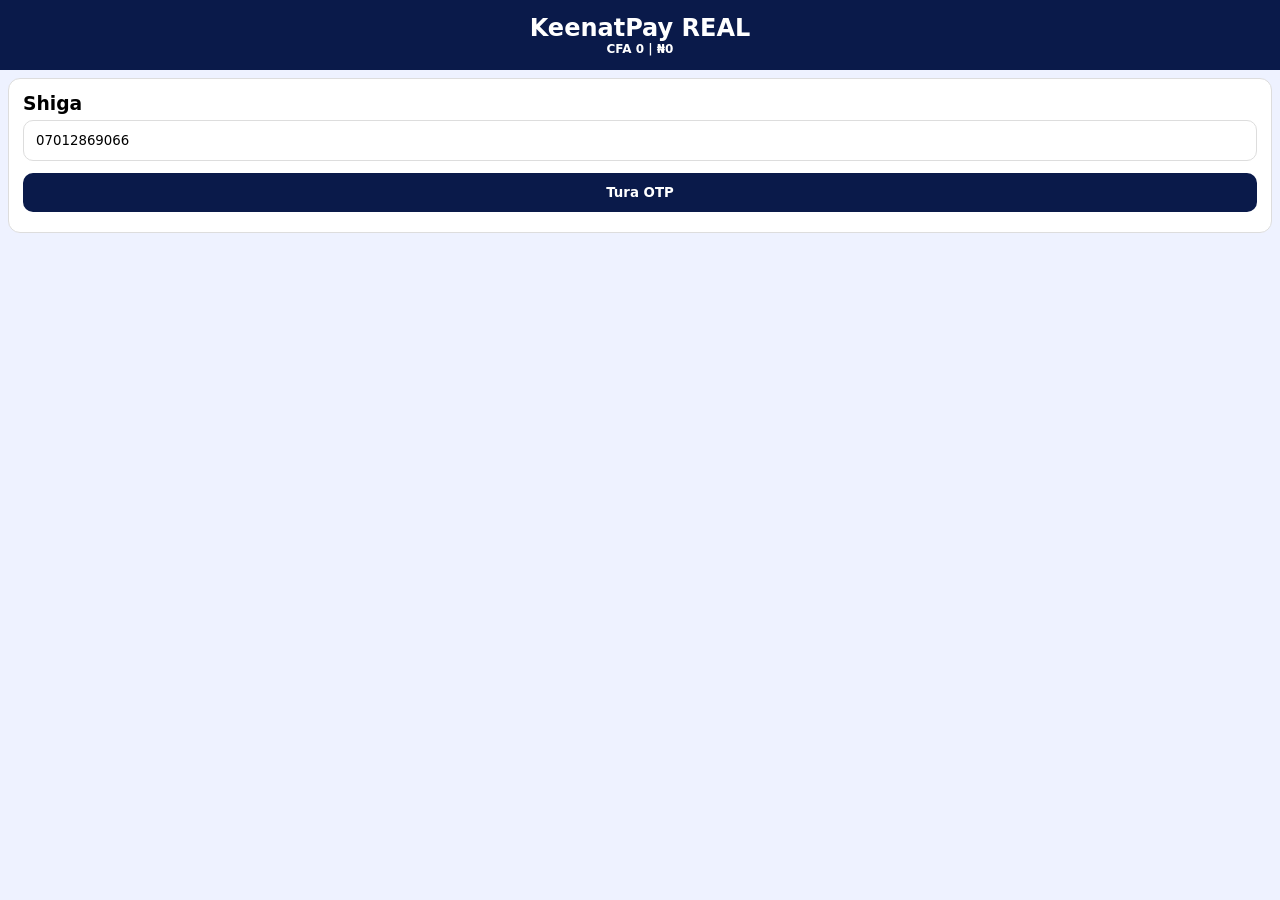
<file: Keenatpay_REAL.html>
<!DOCTYPE html><html lang="ha"><head><meta charset="utf-8"><meta name="viewport" content="width=device-width,initial-scale=1"><title>KeenatPay REAL</title><style>*{box-sizing:border-box;font-family:system-ui;margin:0;padding:0}body{background:#eef2ff}.h{background:#0a1a4a;color:#fff;padding:14px;text-align:center}.c{background:#fff;margin:8px;padding:14px;border-radius:12px;border:1px solid #ddd}input,select,button{width:100%;padding:12px;margin:6px 0;border-radius:10px;border:1px solid #ddd}button{background:#0a1a4a;color:#fff;font-weight:900;border:none}.tab{padding:8px 12px;background:#eef2ff;border-radius:20px;display:inline-block;margin:3px;font-size:12px;font-weight:800;cursor:pointer}.active{background:#0a1a4a;color:#fff!important;border:2px solid #00ff88}.hidden{display:none!important}.bal{background:linear-gradient(135deg,#0a1a4a,#3a6bff);color:#fff;text-align:center}.modal{position:fixed;inset:0;background:rgba(0,0,0,.85);z-index:99;display:flex;align-items:center;justify-content:center;padding:16px}</style></head><body>
<div class="h"><h2>KeenatPay REAL</h2><p id="balT" style="font-size:12px;font-weight:900">CFA 0 | ₦0</p></div>
<div id="login" class="c"><h3>Shiga</h3><input id="ph" value="07012869066"><button onclick="sO()">Tura OTP</button><div id="s2" class="hidden"><p>OTP: <b id="oD" style="background:#00ff88;padding:6px 10px;border-radius:10px"></b></p><input id="oI" placeholder="OTP"><button onclick="vO()">Tabbatar</button></div><div id="s4" class="hidden"><input id="pS" type="password" placeholder="PIN 4" maxlength="4"><button onclick="fin()">Shiga REAL</button></div></div>
<div id="app" class="hidden">
<div class="c bal"><h2 id="bC">CFA 0</h2><h2 id="bN">₦0</h2><p id="uP" style="font-size:11px"></p></div>
<div class="c"><span class="tab active" onclick="tab('deposit',this)" style="background:#00c853;color:#000">💰 Deposit REAL</span><span class="tab" onclick="tab('convert',this)">💱 Convert 2.30</span><span class="tab" onclick="tab('ng',this)">🏦 NG Bank</span><span class="tab" onclick="tab('ne',this)">🇳🇪 Niger</span></div>
<div id="deposit" class="c" style="border:2px solid #00c853"><h3>💰 Saka Kudi REAL</h3><p style="font-size:12px;background:#0a1a4a;color:#fff;padding:10px;border-radius:8px">Moniepoint: <b>07012869066</b> - KeenatPay</p><input id="depN" type="number" placeholder="Naira 5000"><button onclick="depN()" style="background:#00c853;color:#000">Saka Naira REAL +</button><input id="depC" type="number" placeholder="CFA 10000" style="margin-top:10px"><button onclick="depC()" style="background:#ff9800;color:#000">Saka CFA REAL +</button></div>
<div id="convert" class="c hidden" style="border:2px solid #00c853"><h3>💱 Convert 1 CFA = 2.30 NGN (5% fee)</h3><label>CFA → NGN</label><input id="fromC" type="number" value="10000" oninput="calcC()"><input id="toN" readonly><button onclick="doPay('Convert CFA→NGN')" style="background:#00c853;color:#000">Convert - PIN</button><hr><label>NGN → CFA</label><input id="fromN" type="number" value="5000" oninput="calcN()"><input id="toC" readonly><button onclick="doPay('Convert NGN→CFA')">Convert - PIN</button></div>
<div id="ng" class="c hidden"><h3>🏦 Transfer NG</h3><select id="bNG"><option>PalmPay</option><option>Moniepoint</option><option>UBA</option><option>Kuda</option></select><input id="aNG" placeholder="Account Number"><input id="amNG" type="number" placeholder="Amount"><button onclick="doPay('NG Transfer')">Tura - PIN</button></div>
<div id="ne" class="c hidden"><h3>🇳🇪 Transfer Niger</h3><select id="bNE"><option>Airtel Money Niger</option><option>Orange Money</option></select><input id="aNE" placeholder="227..."><input id="amNE" type="number" placeholder="CFA"><button onclick="doPay('Niger Transfer')">Tura CFA - PIN</button></div>
<div class="c"><h3>📜 History</h3><div id="hist" style="background:#f5f7ff;padding:8px;border-radius:8px;font-size:12px">Babu</div><button onclick="location.reload()" style="background:#dc3545;margin-top:8px">Logout</button></div>
</div>
<div id="pinM" class="hidden modal"><div class="c" style="width:90%"><h3 id="pinTitle">🔐 PIN</h3><input id="pV" type="password" placeholder="****" maxlength="4"><p id="pE" style="color:red;display:none"></p><button onclick="cP2()">Tabbatar</button><button style="background:#ccc;color:#000" onclick="closeM()">Soke</button></div></div>
<script>
let gO='',u='',bC=0,bN=0,pend='',hist=[];
function load(){try{let d=JSON.parse(localStorage.getItem('kp_real_'+(u||'07012869066'))||'{}');bC=d.bC||0;bN=d.bN||0;hist=d.hist||[];}catch(e){}}
function save(){localStorage.setItem('kp_real_'+u,JSON.stringify({bC:bC,bN:bN,hist:hist}));}
function sO(){u=document.getElementById('ph').value||'07012869066';gO=Math.floor(100000+Math.random()*900000)+'';document.getElementById('oD').innerText=gO;document.getElementById('s2').classList.remove('hidden');load();}
function vO(){let v=document.getElementById('oI').value;if(v!==gO&&v!=='123456')return alert('OTP: '+gO);document.getElementById('s4').classList.remove('hidden');}
function fin(){let p=document.getElementById('pS').value;if(p.length<4)return alert('PIN 4');localStorage.setItem('pin_'+u,p);document.getElementById('login').classList.add('hidden');document.getElementById('app').classList.remove('hidden');document.getElementById('uP').innerText=u+' | REAL';load();calcC();calcN();upd();}
function tab(id,el){['deposit','convert','ng','ne'].forEach(x=>document.getElementById(x).classList.add('hidden'));document.getElementById(id).classList.remove('hidden');document.querySelectorAll('.tab').forEach(t=>t.classList.remove('active'));el.classList.add('active');}
function calcC(){let c=parseFloat(document.getElementById('fromC').value)||0;document.getElementById('toN').value=((c*2.30)*0.95).toFixed(2);}
function calcN(){let n=parseFloat(document.getElementById('fromN').value)||0;document.getElementById('toC').value=((n/2.30)*0.95).toFixed(0);}
function depN(){let a=parseFloat(document.getElementById('depN').value)||0;if(a<100)return alert('Min 100');bN+=a;hist.unshift('✅ DEPOSIT ₦'+a+' - '+new Date().toLocaleTimeString());save();upd();alert('₦'+a+' ya shiga! Balance ₦'+bN);document.getElementById('depN').value='';}
function depC(){let a=parseFloat(document.getElementById('depC').value)||0;if(a<100)return alert('Min 100');bC+=a;hist.unshift('✅ DEPOSIT CFA '+a+' - '+new Date().toLocaleTimeString());save();upd();alert('CFA '+a+' ya shiga! CFA '+bC);document.getElementById('depC').value='';}
function doPay(t){pend=t;document.getElementById('pinM').classList.remove('hidden');document.getElementById('pinTitle').innerText='🔐 '+t;document.getElementById('pV').value='';}
function closeM(){document.getElementById('pinM').classList.add('hidden');}
function cP2(){let p=document.getElementById('pV').value,s=localStorage.getItem('pin_'+u)||'1234';if(p!==s){document.getElementById('pE').style.display='block';document.getElementById('pE').innerText='PIN ba daidai ba!';return;}closeM();
if(pend.includes('CFA→NGN')){let c=parseFloat(document.getElementById('fromC').value)||0,n=parseFloat(document.getElementById('toN').value)||0;if(c>bC)return alert('CFA bai isa ba! CFA '+bC);bC-=c;bN+=n;hist.unshift('✅ CONVERT '+c+' CFA → ₦'+n);}
else if(pend.includes('NGN→CFA')){let n=parseFloat(document.getElementById('fromN').value)||0,c=parseFloat(document.getElementById('toC').value)||0;if(n>bN)return alert('₦ bai isa ba! ₦'+bN);bN-=n;bC+=c;hist.unshift('✅ CONVERT ₦'+n+' → '+c+' CFA');}
else if(pend.includes('NG')){let a=parseFloat(document.getElementById('amNG').value)||0;if(a>bN)return alert('₦ bai isa ba!');bN-=a;hist.unshift('✅ '+pend+' ₦'+a);}
else{let a=parseFloat(document.getElementById('amNE').value)||0;if(a>bC)return alert('CFA bai isa ba!');bC-=a;hist.unshift('✅ '+pend+' CFA '+a);}
save();upd();alert('SUCCESS! '+pend);}
function upd(){document.getElementById('bC').innerText='CFA '+bC.toLocaleString();document.getElementById('bN').innerText='₦'+bN.toLocaleString();document.getElementById('balT').innerText='CFA '+bC.toLocaleString()+' | ₦'+bN.toLocaleString();document.getElementById('hist').innerHTML=hist.join('<br>')||'Babu';save();}
calcC();calcN();
</script></body></html>
</file>
